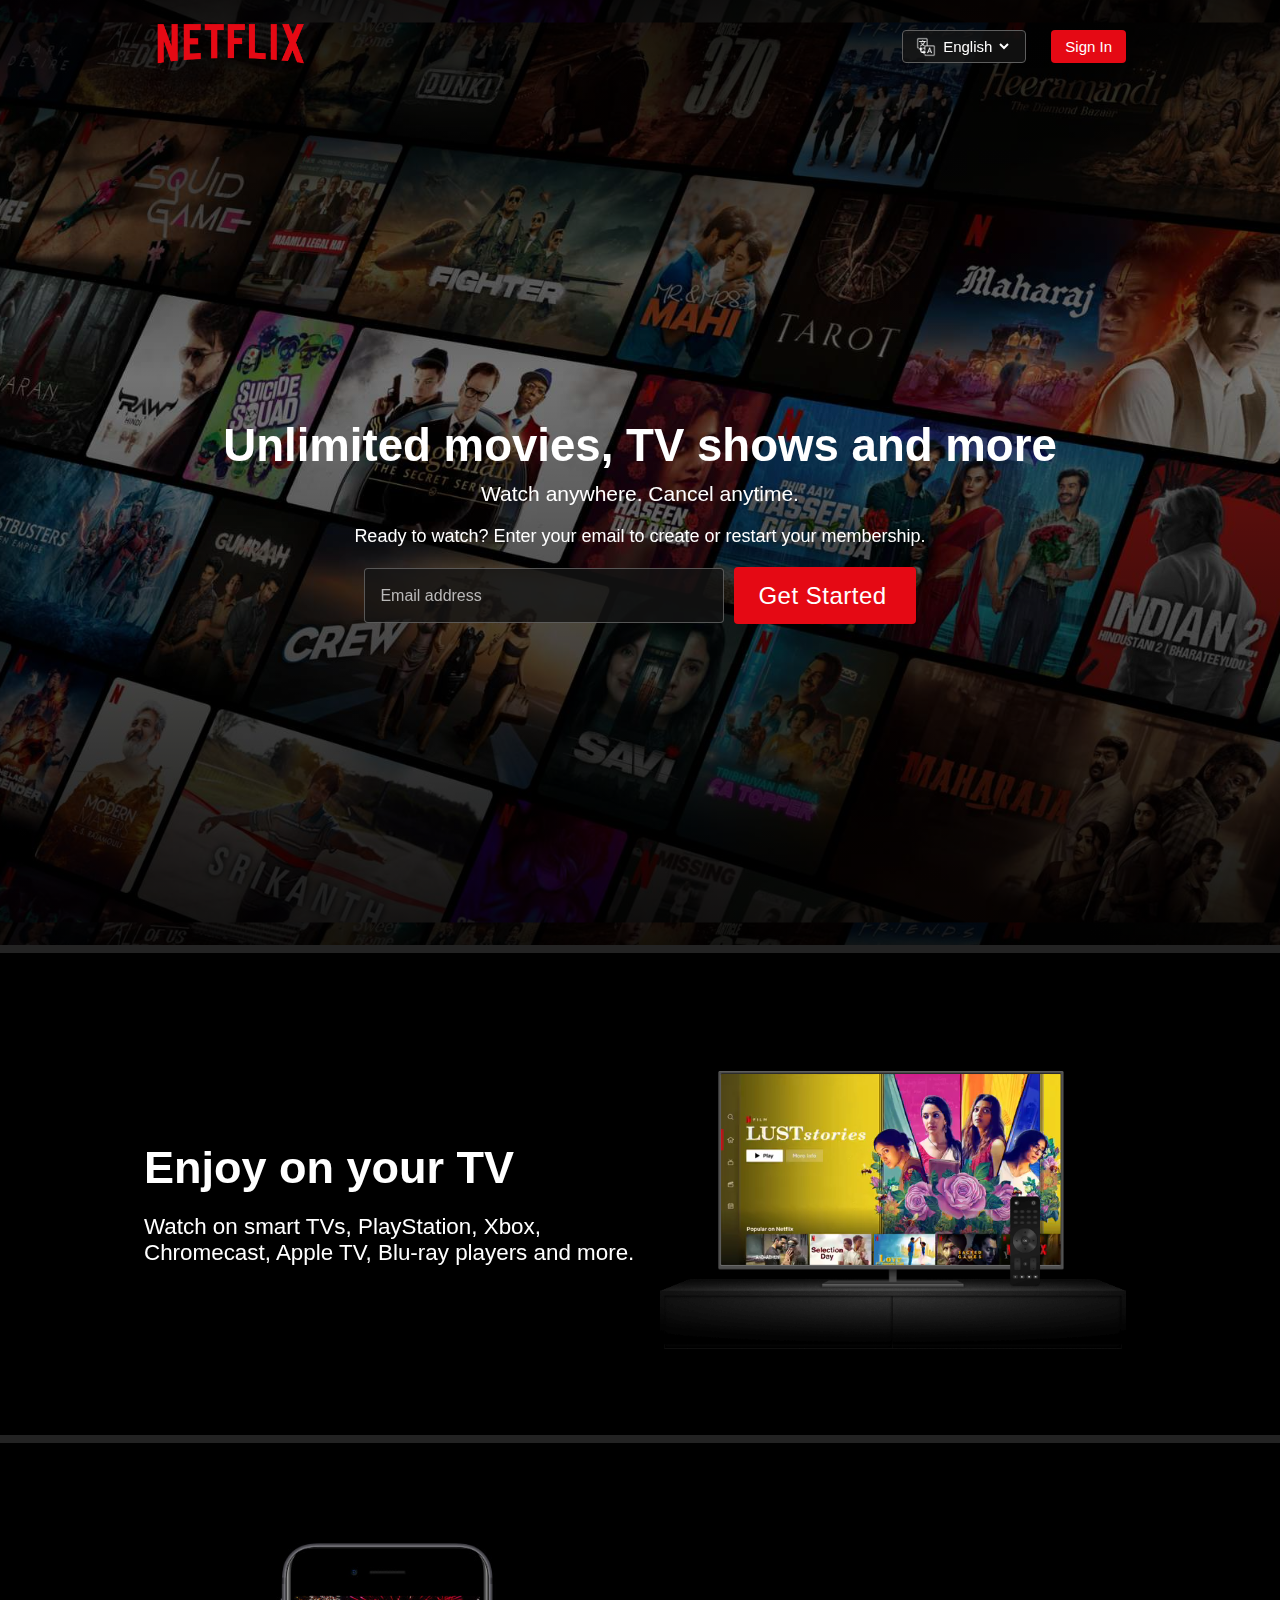
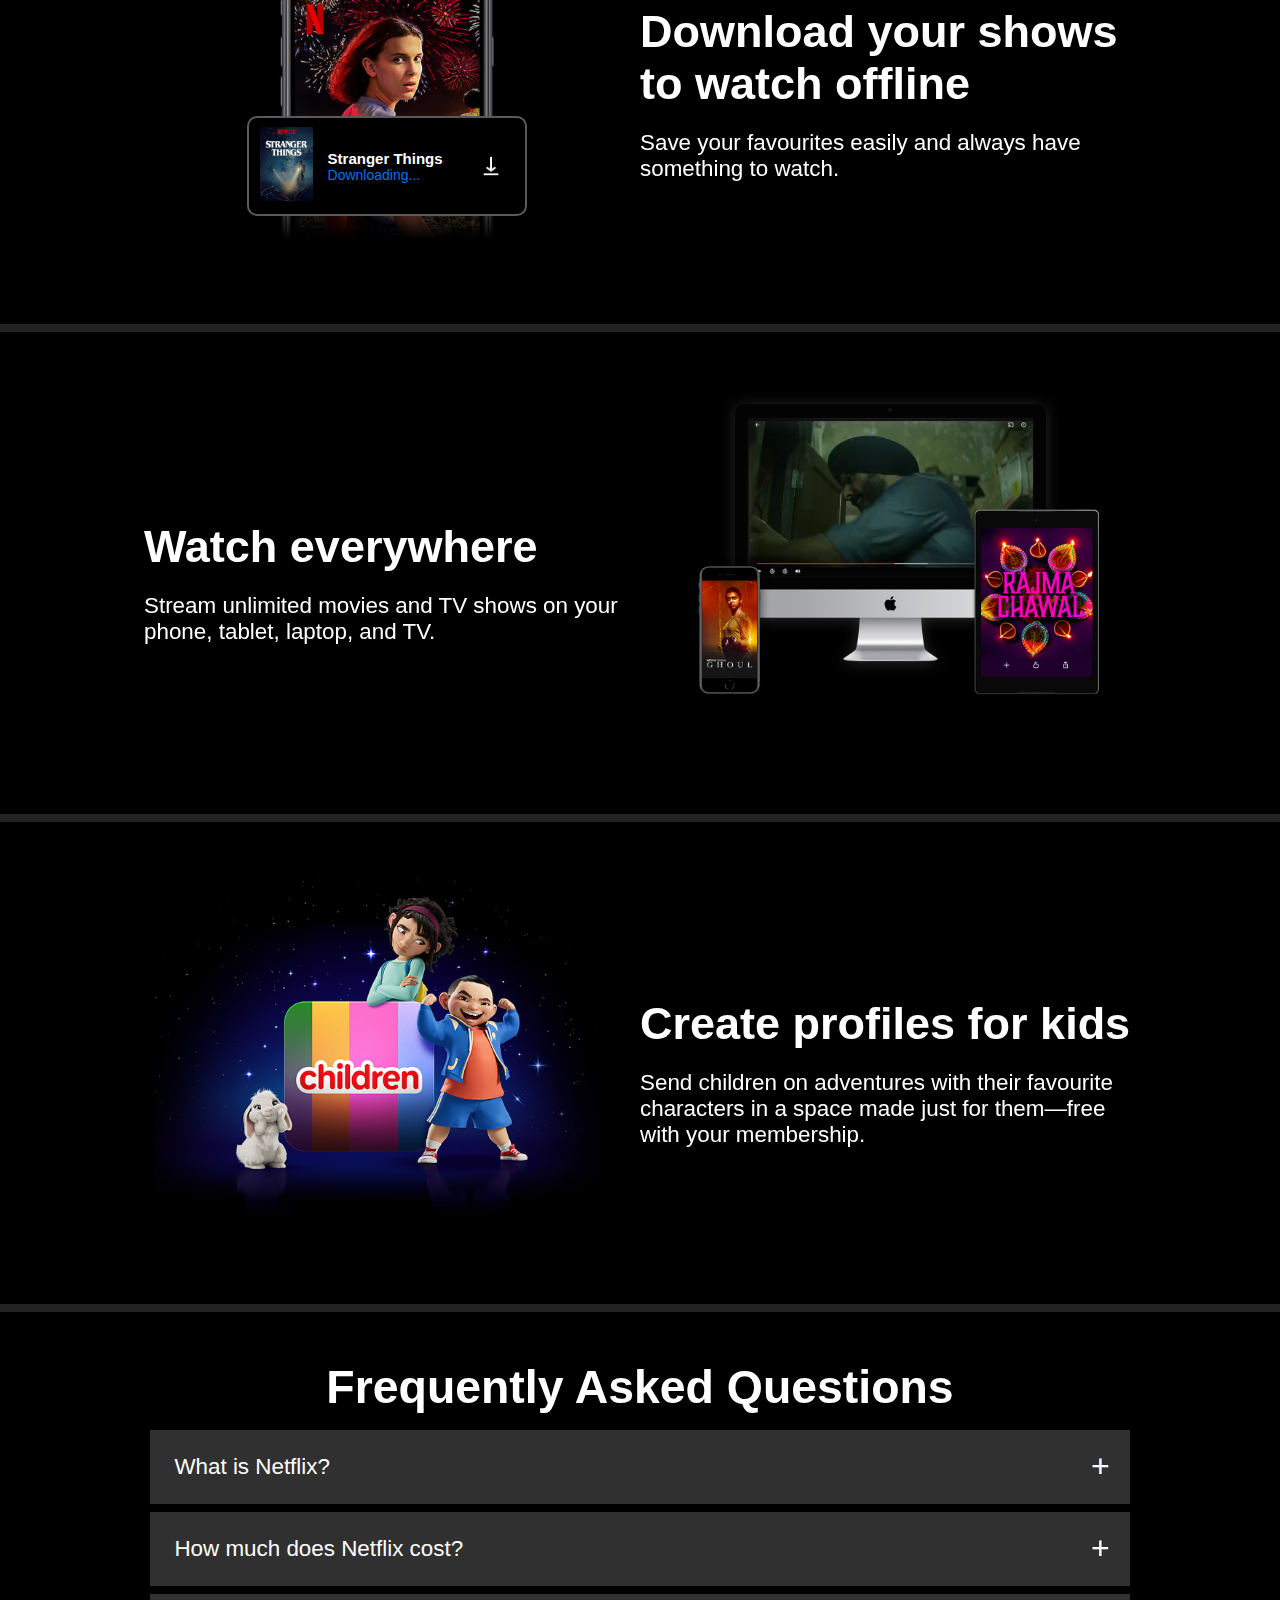
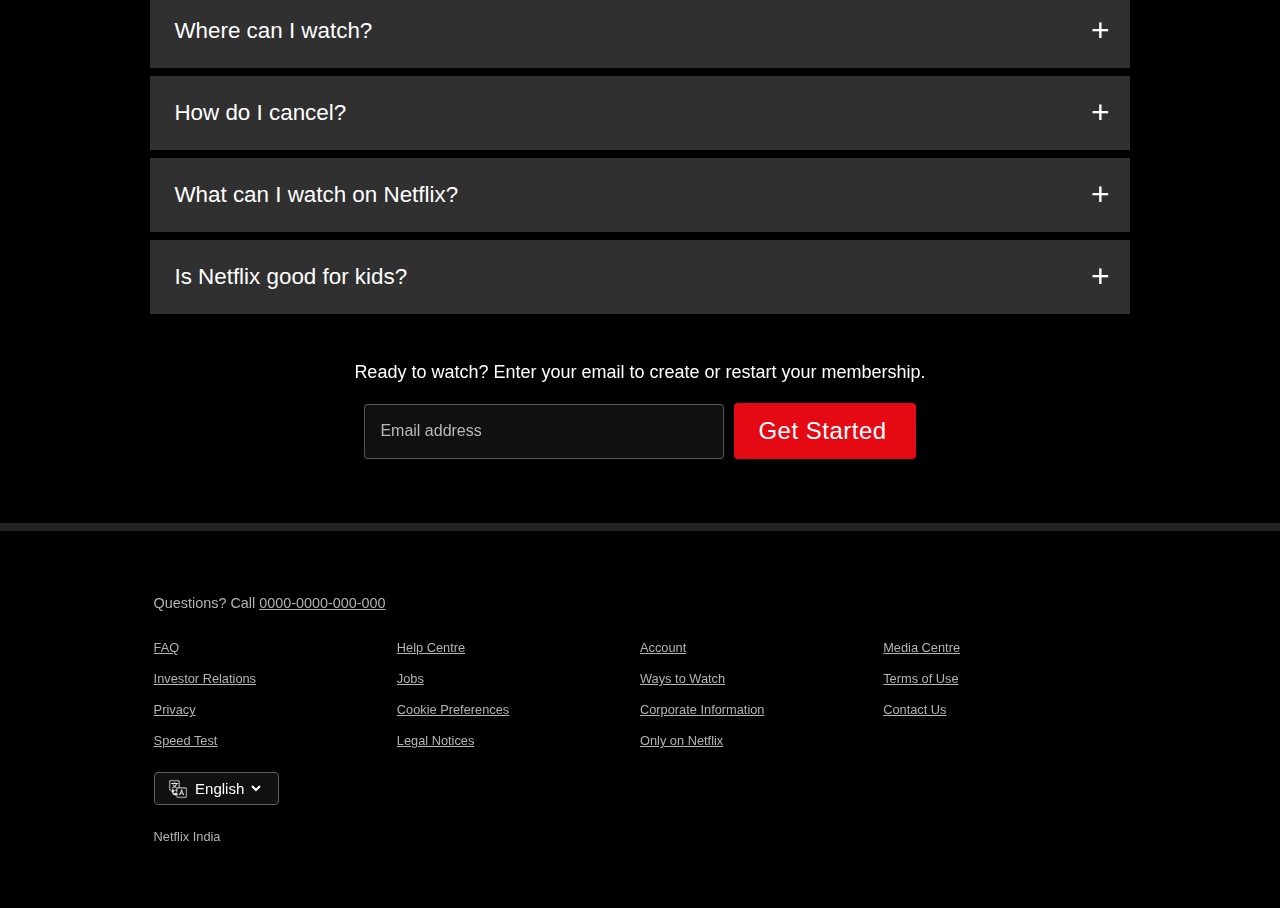
<file: index.html>
<!DOCTYPE html>
<html lang="en">

<head>
  <meta charset="UTF-8" />
  <meta name="viewport" content="width=device-width, initial-scale=1.0" />
  <title>Clone-netflix</title>
  
  <!-- Content Security Policy -->
  <meta http-equiv="Content-Security-Policy" content="
    default-src 'self';
    style-src 'self' https://fonts.googleapis.com;
    font-src 'self' https://fonts.gstatic.com;
    script-src 'self';
    connect-src 'self';
    img-src 'self' data:;
    frame-ancestors 'none';
    upgrade-insecure-requests;
  ">

  <link rel="preconnect" href="https://fonts.googleapis.com">
  <link rel="preconnect" href="https://fonts.gstatic.com" crossorigin>
  
  <link href="https://fonts.googleapis.com/css2?family=Poppins:ital,wght@0,100;0,200;0,300;0,400;0,500;0,600;0,700;0,800;0,900;1,100;1,200;1,300;1,400;1,500;1,600;1,700;1,800;1,900&display=swap" rel="stylesheet">
  
  <link rel="stylesheet" href="style.css" />
  <script src="script.js" defer ></script>

</head>

<body>
 
  <header>
    <!-- header -->
    
    <nav class="navbar">
      
      <div class="navbar-brand">

        <img src="assets/logo.png" alt="logo" class="brand-logo" />

      </div>

      <div class="navbar-nav-items">

        <div class="nav-item">
          <div class="dropdown-container">

            <img src="assets/language icon.png" alt="downloadind language-icon" class="language-icon" />
            <select name="languages" id="mySelect" class="language-drop-down">
              <option value="english" selected>English</option>
              <option value="hindi">Hindi</option>
            </select>

          </div>
        </div>

        <div class="nav-item">
          <button class="signin-button">Sign In</button>
        </div>

      </div>
    </nav>
  </header>


  <!--  -->
  <main>

    <section class="hero">
      <div class="hero-bg-image-container">

        <div class="hero-bg-image"></div>
      
      </div>

      <div class="hero-bg-overlay"></div>

      <div class="hero-card">
        <h1 class="hero-title">
          Unlimited movies, TV shows and more
        </h1>
        <h3 class="hero-subtitle">Watch anywhere. Cancel anytime.</h3>
        <p class="hero-description">Ready to watch? Enter your email to create or restart your membership.</p>

        <form class="email-form-container">

          <div class="form-container">
            <input type="text" class="email-input" placeholder="Email address" required>
          </div>

          <button class="primary-button">
            Get Started <i class="fal fa-chevron-right"></i>
          </button>
      
      </form>
      </div>
    </section>


    <!----- FEATURES ----->
    <section class="features-container">
      <!-- Feature 1 -->
       <div class="feature">
        
        <div class="feature-details">
          <h1 class="feature-title">Enjoy on your TV</h1>
          <p class="feature-subtitle">Watch on smart TVs, PlayStation, Xbox, Chromecast, Apple TV, Blu-ray players and more.</p>
        </div>

        <div class="feature-image-container">
          <img src="assets/feature-1.png" alt="Feature-1 image" class="feature-image">
          <div class="feature-background-video-container">
            <video autoplay="" loop="" muted="" class="feature-background-video">
              <source src="assets/feature-1 gif.m4v" type="video/mp4">
            </video>
          </div>
        </div>

       </div>

       <!-- Feature 2 -->
        <div class="feature">

          <div class="feature-details">
            <h1 class="feature-title">Download your shows to watch offline</h1>
            <p class="feature-subtitle">Save your favourites easily and always have something to watch.</p>
          </div>


          <div class="feature-image-container">
            <img src="assets/download-image.jpg" alt="feature download image" class="feature-image">

            <div class="feature-2-poster-container">
              <div class="poster-container">
                <img src="assets/download-content.png" alt="poster" class="poster">
              </div>

              <div class="poster-details">
                <h4>Stranger Things</h4>
                <h6>Downloading...</h6>
              </div>

              <div class="download-gif-container">
                <img src="assets/download-Gif.gif" alt="downloading gif" class="gif">
              </div>

            </div>
          </div>


        </div>

        <!-- Feature 3 -->
         <div class="feature">


          <div class="feature-details">
            <h1 class="feature-title">Watch everywhere</h1>
            <p class="feature-subtitle">Stream unlimited movies and TV shows on your phone, tablet, laptop, and TV.</p>  
          </div>


          <div class="feature-image-container feature-3-image-container">
            <img src="assets/feature-3.png" alt="Feature-3 image" class="feature-image feature-3-image">
            <div class="feature-background-video-container feature-3-background-video-container">
              <video autoplay="" loop="" muted="" class="feature-background-video feature-3-background-video">
                <source src="assets/feature-3 gif.m4v" type="video/mp4">
              </video>
            </div>
          </div>


         </div>
    
         <!-- Feature-4 -->
          <div class="feature">


            <div class="feature-details">
              <h1 class="feature-title">Create profiles for kids
              </h1>
              <p class="feature-subtitle">Send children on adventures with their favourite characters in a space made just for them—free with your membership.</p>
            </div>


            <div class="feature-image-container">
              <img src="assets/feature-4.png" alt="Feature-4 image" class="feature-image">
            </div>

          </div>

    </section>

<!----- FAQQQQQ ----->
    <section class="FAQ-list-container">
      <div class="feq">
        <h1>Frequently Asked Questions</h1>
        <ul class="accordion">
            <li>
                <input type="checkbox" id="first" class="single-checkbox" name="accordion"  >
                <label for="first">What is Netflix?</label>
                <div class="content">
                    <p>Netflix is a streaming service that offers a wide variety of award-winning TV shows, movies, anime, documentaries and more – on thousands of internet-connected devices.</p> <br> <p>You can watch as much as you want, whenever you want, without a single ad – all for one low monthly price. There's always something new to discover, and new TV shows and movies are added every week!</p>
                </div>
            </li>
            <li>
                <input type="checkbox" name="accordion" id="second" class="single-checkbox" >
                <label for="second">How much does Netflix cost?</label>
                <div class="content">
                    <p>Watch Netflix on your smartphone, tablet, Smart TV, laptop, or streaming device, all for one fixed monthly fee. Plans range from ₹149 to ₹649 a month. No extra costs, no contracts.</p>
                </div>
            </li>
            <li>
                <input type="checkbox" name="accordion" id="third" class="single-checkbox" >
                <label for="third">Where can I watch?</label>
                <div class="content">
                    <p>Watch anywhere, anytime. Sign in with your Netflix account to watch instantly on the web at netflix.com from your personal computer or on any internet-connected device that offers the Netflix app, including smart TVs, smartphones, tablets, streaming media players and game consoles.</p> <br> <p>You can also download your favourite shows with the iOS or Android app. Use downloads to watch while you're on the go and without an internet connection. Take Netflix with you anywhere.</p>
                </div>
            </li>
            <li>
                <input type="checkbox" name="accordion" id="fourth" class="single-checkbox" >
                <label for="fourth">How do I cancel?</label>
                <div class="content">
                    <p>Netflix is flexible. There are no annoying contracts and no commitments. You can easily cancel your account online in two clicks. There are no cancellation fees – start or stop your account anytime.</p>
                </div>
            </li>
            <li>
                <input type="checkbox" name="accordion" id="fifth" class="single-checkbox" >
                <label for="fifth">What can I watch on Netflix?</label>
                <div class="content">
                    <p>Netflix has an extensive library of feature films, documentaries, TV shows, anime, award-winning Netflix originals, and more. Watch as much as you want, anytime you want.</p>
                </div>
            </li>
            <li>
                <input type="checkbox" name="accordion" id="sixth" class="single-checkbox" >
                <label for="sixth">Is Netflix good for kids?</label>
                <div class="content">
                    <p>The Netflix Kids experience is included in your membership to give parents control while kids enjoy family-friendly TV shows and films in their own space.</p><p>Kids profiles come with PIN-protected parental controls that let you restrict the maturity rating of content kids can watch and block specific titles you don’t want kids to see.</p>
                </div>
            </li>
        </ul>
    </div>

    <div class="hero-card sign-up-btn2">
    
      <p class="hero-description">Ready to watch? Enter your email to create or restart your membership.</p>

      <!-- <form class="email-form-container">
        <form action="#">
        <div class="form-container">
          <input type="email" class="email-input" placeholder="Email address" required>
        </div>

        <button class="primary-button">
          Get Started <i class="fal fa-chevron-right"></i>
        </button>
      </form> -->

      <form class="email-form-container">

        <div class="form-container">
          <input type="text" class="email-input" placeholder="Email address" required>
        </div>

        <button class="primary-button">
          Get Started <i class="fal fa-chevron-right"></i>
        </button>
    
    </form>

      </div>
    </div>

    </section>

    <footer>

        <h2>Questions? Call <a href="#">0000-0000-000-000</a></h2>

        <div class="row2">
            <!-- <div class="bat1"> -->
                <div class="col2">
                    <a href="#">FAQ</a>
                    <a href="#">Investor Relations</a>
                    <a href="#">Privacy</a>
                    <a href="#">Speed Test</a>
                </div>
                <div class="col2">
                    <a href="#">Help Centre</a><!--  -->
                    <a href="#">Jobs</a><!--  -->
                    <a href="#">Cookie Preferences</a><!--  -->
                    <a href="#">Legal Notices</a><!--  -->
                </div>
            <!-- </div> -->

            <!-- <div class="bat2"> -->
                <div class="col2 bat2">
                    <a href="#">Account</a>
                    <a href="#">Ways to Watch</a>
                    <a href="#">Corporate Information</a>
                    <a href="#">Only on Netflix</a>
                </div>
                <div class="col2 bat2">
                    <a href="#">Media Centre</a><!--  -->
                    <a href="#">Terms of Use</a><!--  -->
                    <a href="#">Contact Us</a><!--  -->
                </div>
        </div>
      
        <div class="dropdown-container language-btn2">
    
          <img src="assets/language icon.png" alt="downloadind language-icon" class="language-icon" />
          <select name="languages" id="language-select" class="language-drop-down">
            <option value="english" selected>English</option>
            <option value="hindi">Hindi</option>
          </select>
    
        </div>

        <h4>Netflix India</h4>
         
    </footer>
  </main>

</body>

</html>
</file>
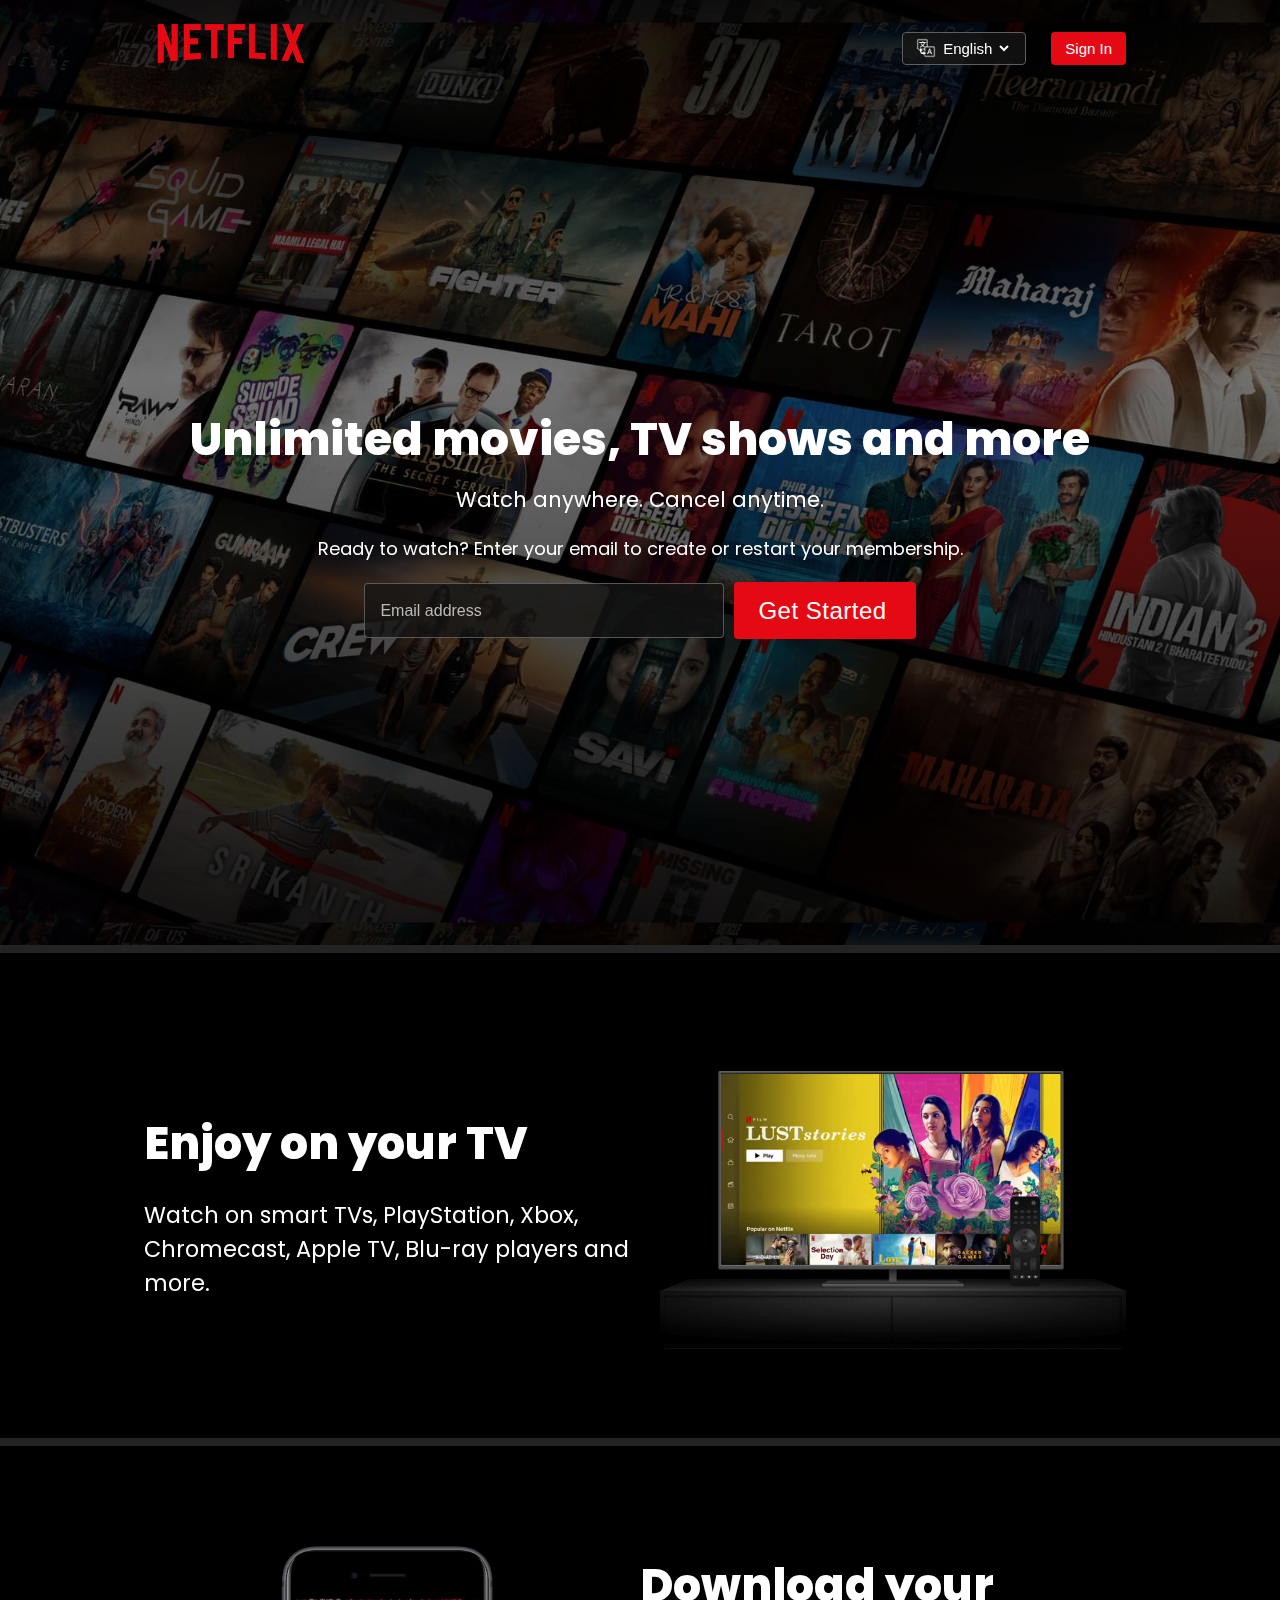
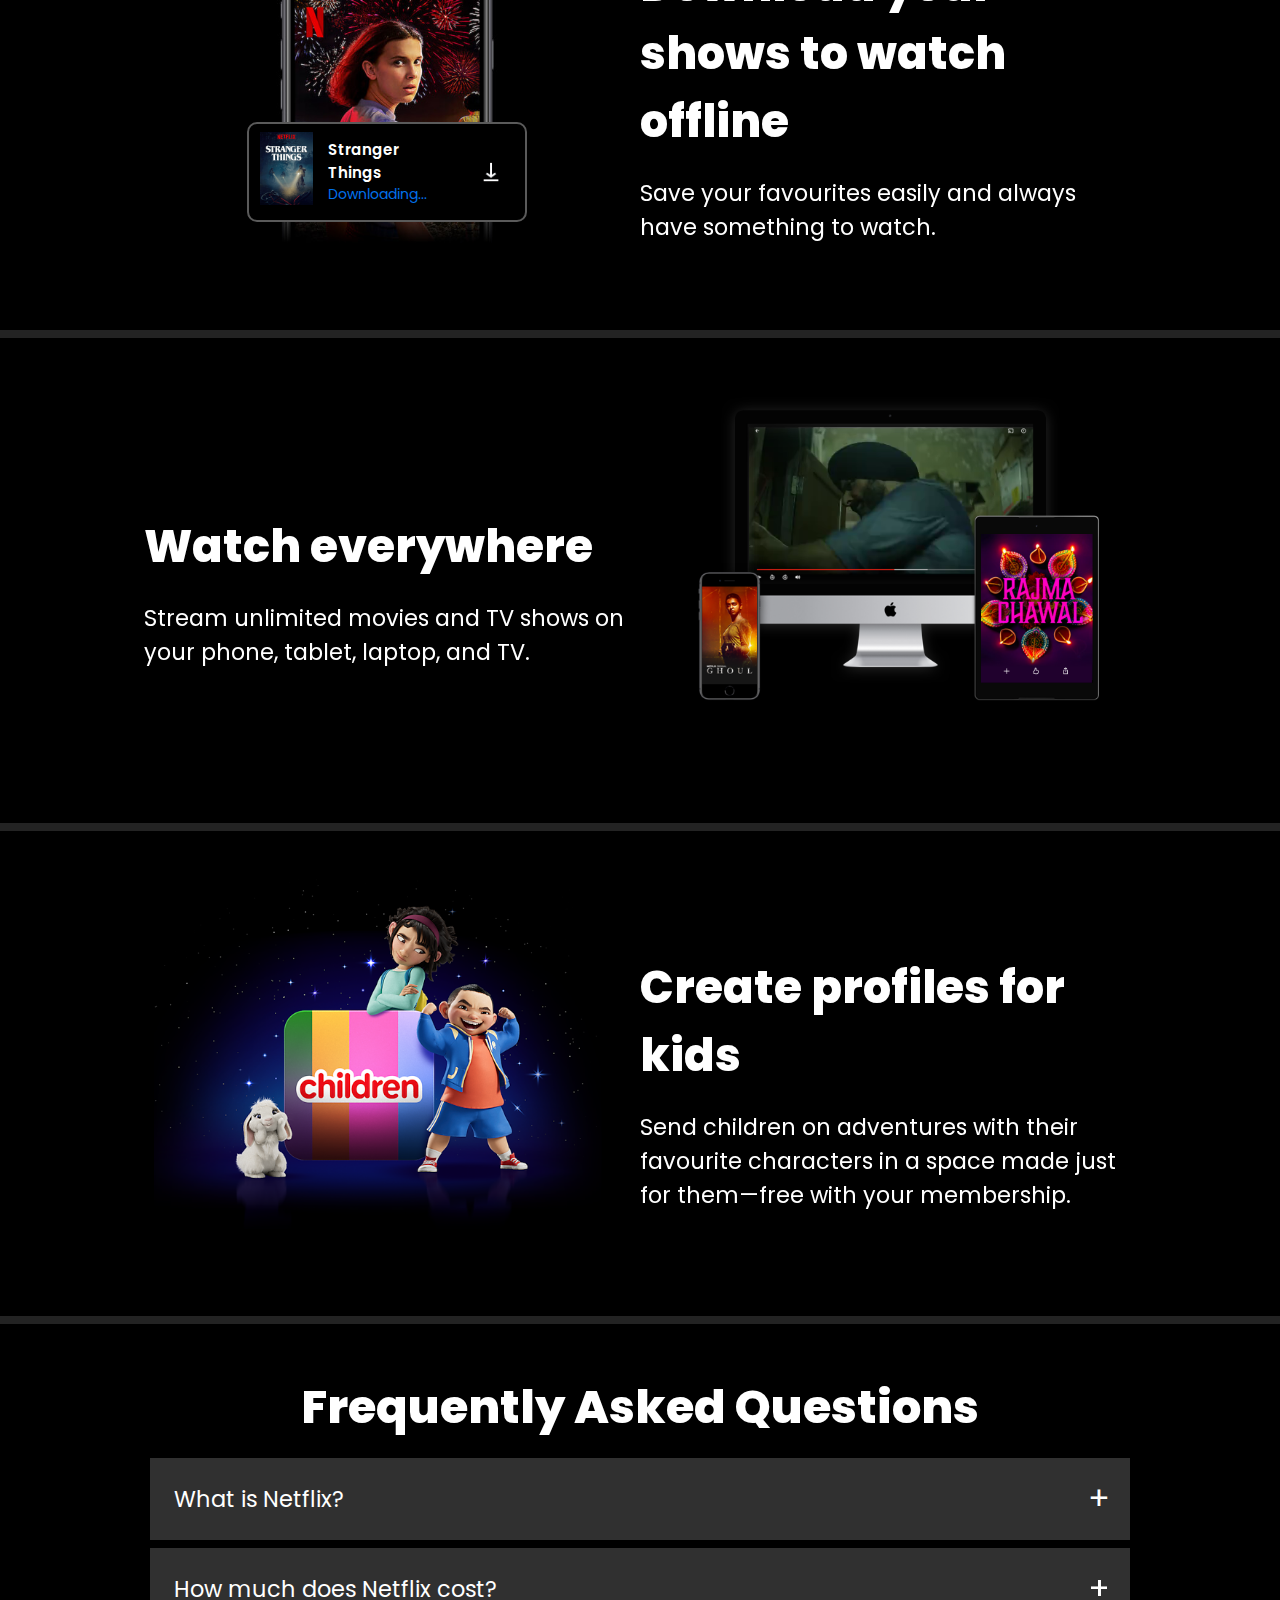
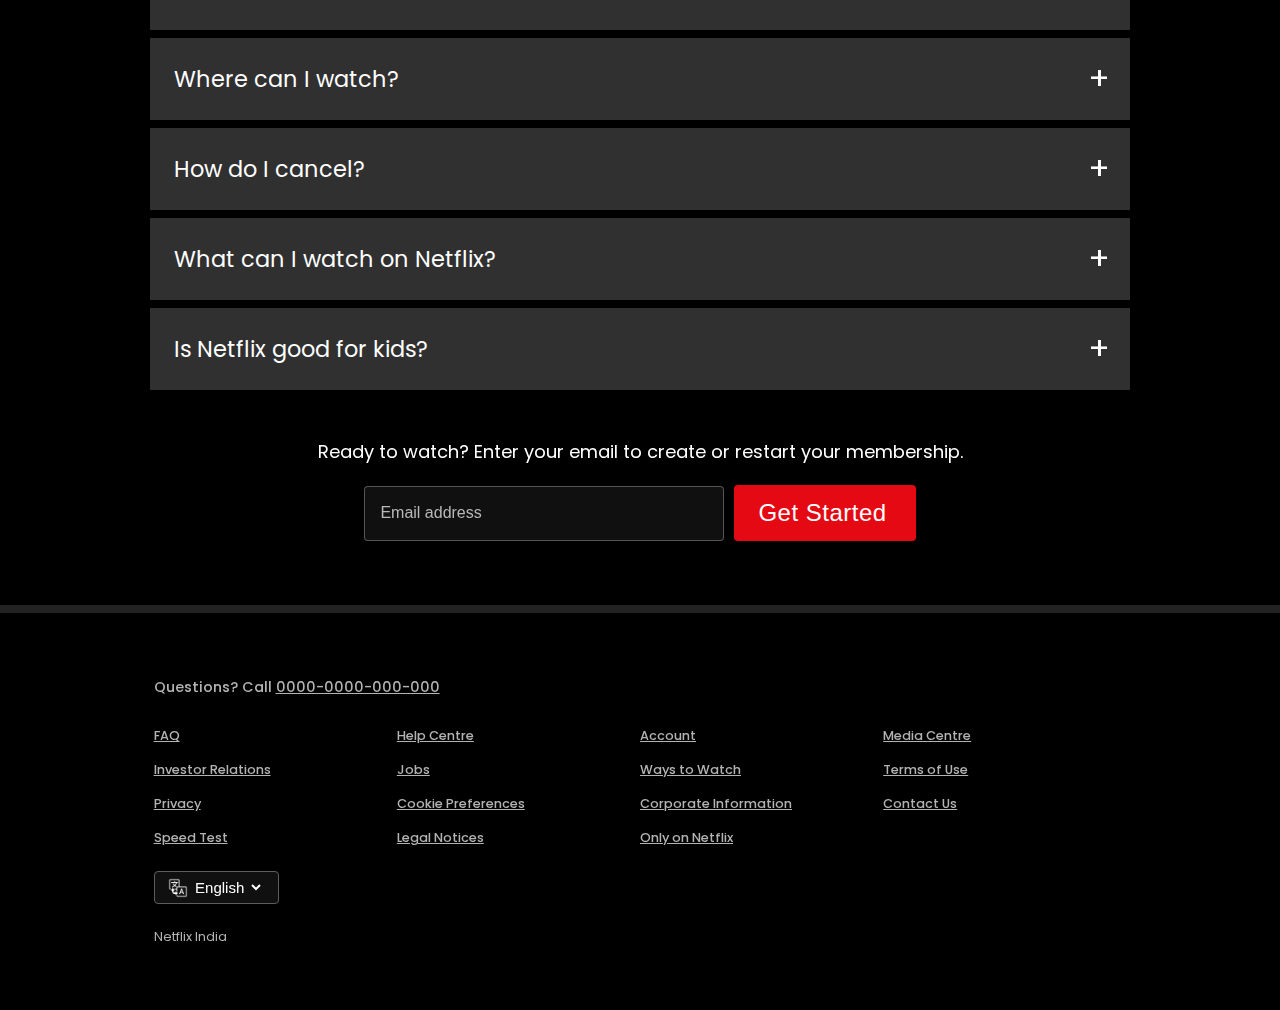
<file: netflix.html>
<!DOCTYPE html>
<html lang="en">

<head>
  <meta charset="UTF-8" />
  <meta name="viewport" content="width=device-width, initial-scale=1.0" />
  <title>Clone-netflix</title>
  <link rel="stylesheet" href="style.css" />
  <link rel="preconnect" href="https://fonts.googleapis.com">
  <link rel="preconnect" href="https://fonts.gstatic.com" crossorigin>
  <link href="https://fonts.googleapis.com/css2?family=Poppins:ital,wght@0,100;0,200;0,300;0,400;0,500;0,600;0,700;0,800;0,900;1,100;1,200;1,300;1,400;1,500;1,600;1,700;1,800;1,900&display=swap" rel="stylesheet">

</head>

<body>
 
  <header>
    <!-- header -->
    
    <nav class="navbar">
      
      <div class="navbar-brand">

        <img src="images/logo.png" alt="logo" class="brand-logo" />

      </div>

      <div class="navbar-nav-items">

        <div class="nav-item">
          <div class="dropdown-container">

            <img src="images/language icon.png" alt="downloadind language-icon" class="language-icon" />
            <select name="languages" id="mySelect" class="language-drop-down">
              <option value="english" selected>English</option>
              <option value="hindi">Hindi</option>
            </select>

          </div>
        </div>

        <div class="nav-item">
          <button class="signin-button">Sign In</button>
        </div>

      </div>
    </nav>
  </header>


  <!--  -->
  <main>

    <section class="hero">
      <div class="hero-bg-image-container">

        <div class="hero-bg-image"></div>
      
      </div>

      <div class="hero-bg-overlay"></div>

      <div class="hero-card">
        <h1 class="hero-title">
          Unlimited movies, TV shows and more
        </h1>
        <h3 class="hero-subtitle">Watch anywhere. Cancel anytime.</h3>
        <p class="hero-description">Ready to watch? Enter your email to create or restart your membership.</p>

        <form class="email-form-container">

          <div class="form-container">
            <input type="email" class="email-input" placeholder="Email address" required>
          </div>

          <button class="primary-button">
            Get Started <i class="fal fa-chevron-right"></i>
          </button>
      
      </form>
      </div>
    </section>


    <!----- FEATURES ----->
    <section class="features-container">
      <!-- Feature 1 -->
       <div class="feature">
        
        <div class="feature-details">
          <h1 class="feature-title">Enjoy on your TV</h1>
          <p class="feature-subtitle">Watch on smart TVs, PlayStation, Xbox, Chromecast, Apple TV, Blu-ray players and more.</p>
        </div>

        <div class="feature-image-container">
          <img src="images/feature-1.png" alt="Feature-1 image" class="feature-image">
          <div class="feature-background-video-container">
            <video autoplay="" loop="" muted="" class="feature-background-video">
              <source src="images/feature-1 gif.m4v" type="video/mp4">
            </video>
          </div>
        </div>

       </div>

       <!-- Feature 2 -->
        <div class="feature">

          <div class="feature-details">
            <h1 class="feature-title">Download your shows to watch offline</h1>
            <p class="feature-subtitle">Save your favourites easily and always have something to watch.</p>
          </div>


          <div class="feature-image-container">
            <img src="images/download-image.jpg" alt="feature download image" class="feature-image">

            <div class="feature-2-poster-container">
              <div class="poster-container">
                <img src="images/download-content.png" alt="poster" class="poster">
              </div>

              <div class="poster-details">
                <h4>Stranger Things</h4>
                <h6>Downloading...</h6>
              </div>

              <div class="download-gif-container">
                <img src="images/download-Gif.gif" alt="downloading gif" class="gif">
              </div>

            </div>
          </div>


        </div>

        <!-- Feature 3 -->
         <div class="feature">


          <div class="feature-details">
            <h1 class="feature-title">Watch everywhere</h1>
            <p class="feature-subtitle">Stream unlimited movies and TV shows on your phone, tablet, laptop, and TV.</p>  
          </div>


          <div class="feature-image-container feature-3-image-container">
            <img src="images/feature-3.png" alt="Feature-3 image" class="feature-image feature-3-image">
            <div class="feature-background-video-container feature-3-background-video-container">
              <video autoplay="" loop="" muted="" class="feature-background-video feature-3-background-video">
                <source src="images/feature-3 gif.m4v" type="video/mp4">
              </video>
            </div>
          </div>


         </div>
    
         <!-- Feature-4 -->
          <div class="feature">


            <div class="feature-details">
              <h1 class="feature-title">Create profiles for kids
              </h1>
              <p class="feature-subtitle">Send children on adventures with their favourite characters in a space made just for them—free with your membership.</p>
            </div>


            <div class="feature-image-container">
              <img src="images/feature-4.png" alt="Feature-4 image" class="feature-image">
            </div>

          </div>

    </section>

<!----- FAQQQQQ ----->
    <section class="FAQ-list-container">
      <div class="feq">
        <h1>Frequently Asked Questions</h1>
        <ul class="accordion">
            <li>
                <input type="checkbox" id="first" class="single-checkbox" name="accordion"  >
                <label for="first">What is Netflix?</label>
                <div class="content">
                    <p>Netflix is a streaming service that offers a wide variety of award-winning TV shows, movies, anime, documentaries and more – on thousands of internet-connected devices.</p> <br> <p>You can watch as much as you want, whenever you want, without a single ad – all for one low monthly price. There's always something new to discover, and new TV shows and movies are added every week!</p>
                </div>
            </li>
            <li>
                <input type="checkbox" name="accordion" id="second" class="single-checkbox" >
                <label for="second">How much does Netflix cost?</label>
                <div class="content">
                    <p>Watch Netflix on your smartphone, tablet, Smart TV, laptop, or streaming device, all for one fixed monthly fee. Plans range from ₹149 to ₹649 a month. No extra costs, no contracts.</p>
                </div>
            </li>
            <li>
                <input type="checkbox" name="accordion" id="third" class="single-checkbox" >
                <label for="third">Where can I watch?</label>
                <div class="content">
                    <p>Watch anywhere, anytime. Sign in with your Netflix account to watch instantly on the web at netflix.com from your personal computer or on any internet-connected device that offers the Netflix app, including smart TVs, smartphones, tablets, streaming media players and game consoles.</p> <br> <p>You can also download your favourite shows with the iOS or Android app. Use downloads to watch while you're on the go and without an internet connection. Take Netflix with you anywhere.</p>
                </div>
            </li>
            <li>
                <input type="checkbox" name="accordion" id="fourth" class="single-checkbox" >
                <label for="fourth">How do I cancel?</label>
                <div class="content">
                    <p>Netflix is flexible. There are no annoying contracts and no commitments. You can easily cancel your account online in two clicks. There are no cancellation fees – start or stop your account anytime.</p>
                </div>
            </li>
            <li>
                <input type="checkbox" name="accordion" id="fifth" class="single-checkbox" >
                <label for="fifth">What can I watch on Netflix?</label>
                <div class="content">
                    <p>Netflix has an extensive library of feature films, documentaries, TV shows, anime, award-winning Netflix originals, and more. Watch as much as you want, anytime you want.</p>
                </div>
            </li>
            <li>
                <input type="checkbox" name="accordion" id="sixth" class="single-checkbox" >
                <label for="sixth">Is Netflix good for kids?</label>
                <div class="content">
                    <p>The Netflix Kids experience is included in your membership to give parents control while kids enjoy family-friendly TV shows and films in their own space.</p><p>Kids profiles come with PIN-protected parental controls that let you restrict the maturity rating of content kids can watch and block specific titles you don’t want kids to see.</p>
                </div>
            </li>
        </ul>
    </div>

    <div class="hero-card sign-up-btn2">
    
      <p class="hero-description">Ready to watch? Enter your email to create or restart your membership.</p>

      <form class="email-form-container">
        <form action="#">
        <div class="form-container">
          <input type="email" class="email-input" placeholder="Email address" required>
        </div>

        <button class="primary-button">
          Get Started <i class="fal fa-chevron-right"></i>
        </button>
      </form>
      </div>
    </div>

    </section>

    <footer>

        <h2>Questions? Call <a href="#">0000-0000-000-000</a></h2>

        <div class="row2">
            <!-- <div class="bat1"> -->
                <div class="col2">
                    <a href="#">FAQ</a>
                    <a href="#">Investor Relations</a>
                    <a href="#">Privacy</a>
                    <a href="#">Speed Test</a>
                </div>
                <div class="col2">
                    <a href="#">Help Centre</a><!--  -->
                    <a href="#">Jobs</a><!--  -->
                    <a href="#">Cookie Preferences</a><!--  -->
                    <a href="#">Legal Notices</a><!--  -->
                </div>
            <!-- </div> -->

            <!-- <div class="bat2"> -->
                <div class="col2 bat2">
                    <a href="#">Account</a>
                    <a href="#">Ways to Watch</a>
                    <a href="#">Corporate Information</a>
                    <a href="#">Only on Netflix</a>
                </div>
                <div class="col2 bat2">
                    <a href="#">Media Centre</a><!--  -->
                    <a href="#">Terms of Use</a><!--  -->
                    <a href="#">Contact Us</a><!--  -->
                </div>
        </div>
      
        <div class="dropdown-container language-btn2">
    
          <img src="images/language icon.png" alt="downloadind language-icon" class="language-icon" />
          <select name="languages" id="language-select" class="language-drop-down">
            <option value="english" selected>English</option>
            <option value="hindi">Hindi</option>
          </select>
    
        </div>

        <h4>Netflix India</h4>
         
    </footer>
  </main>

  <script src="script.js"></script>
</body>

</html>
</file>
<file: style.css>
* {
    margin: 0;
    padding: 0;
    box-sizing: border-box;
  }
  
  body {
    background-color: black;
    color: white;
    font-family: "Poppins", sans-serif;
}

.navbar {
    position: absolute;
    top: 0;
    width: 100%;
    display: flex;
    justify-content: space-between;
    padding: 1.62% 12%;
    z-index: 10;
}
.navbar-brand {
  width: 155px;
  height: 100%;
}
.brand-logo {
  width: 100%;
  height: 100%;
}
.navbar-nav-items {
  display: flex;
  align-items: center; 
  justify-content: center;
  gap: 25px;
}
.dropdown-container {
  display: flex;
  align-items: center; 
  justify-content: center;
  border: 1px solid #5E5E5E;
  border-radius: 0.25rem;
  padding: 0.35rem 0.8rem;
  background: rgba(20, 20, 20, 0.8);
}
.language-icon {
  width: 20px;
}
.language-drop-down {
  background: transparent;
  border: none;
  font-size: 15px;
  font-weight: 500;
  color: #fff;
  padding: 0 3px;
}
.language-drop-down:focus {
  outline: none;
}
.signin-button {
  background: #E50914;
  color: #fff;
  font-size: 15px;
  font-weight: 500;
  border: none;
  border-radius: 0.25rem;
  padding: 0.5rem 0.9rem;
  cursor: pointer;
  transition: background-color 0.3s ease;
}
.signin-button:hover {
  background: #b70710;
  /* background: #ce0812; */
}


/* -----Main----- */
/* -----Background----- */

.hero-bg-image-container {
  width: 100%;
  height: 105vh;
  overflow: hidden;
  z-index: 1;
}

.hero-bg-image {
  width: 100%;
  height: 100%;
  background-image: url(assets/background.jpg);
  background-size: cover;
  background-size: 125%;
  /* transform: translateY(-90px); */
  background-position: center;
  padding: 0.625rem 1rem;
}
.hero-bg-overlay {
  position: absolute;
  inset: 0;
  width: 100%;
  height: 105vh;
  background: rgba(0, 0, 0, 0.4);
  background-image: linear-gradient(
    to top,
    rgba(0, 0, 0, 0.8) 0,
    rgba(0, 0, 0, 0) 60%,
    rgba(0, 0, 0, 0.8) 100%
  );
}
.hero-card {
  position: absolute;
  display: flex;
  width: 100%;
  height: 100%;
  top: 8vh;
  margin: 0;
  justify-content: center;
  align-items: center;
  flex-direction: column;
  flex-basis: 100%;
  text-align: center;
}
.hero-title {
  font-weight: 800;
  font-size: 2.85rem;
  margin-bottom: 10px;
}
.hero-subtitle {
   font-weight: 400;
   font-size: 21px;
   margin-bottom: 20px;
}
.hero-description {
  font-size: 18px;
  font-weight: 400;
  margin-bottom: 20px;
}

/*  */

.email-form-container {
  display: flex;
  justify-content: center;
  align-items: center;
  gap: 10px;
  width: 100%;
}
.form-container {
  background: rgba(20, 20, 20, 0.8);
  border: 1px solid rgba(153, 153, 153, 0.5);
  border-radius: 0.25rem;
  width: 22.5rem;
  height: 55px;
  display: flex;
  justify-content: center;
  align-items: center;
}
.email-input {
  border: none;
  background: transparent;
  width: 100%;
  height: 100%;
  color: #fff;
  font-size: 16px;
  padding-left: 15px;
}
.primary-button {
  background: #E50914;
  border: none;
  border-radius: 0.25rem;
  color: #fff;
  padding: 0.9rem 1.5rem;
  font-size: 24px;
  letter-spacing: 0.5px;
  font-weight: 500;
}
.fa-chevron-right {
  font-size: 18px;
  padding: 0 0 0 5px;
}
.email-input::placeholder {
  color: #B9B8B8;
  font-size: 16px;
}


/* ----- FEATURE ----- */

.feature {
  border-top: 8px solid #232323;
  padding: 3rem 9rem;
  display: flex;
  align-items: center;
  gap: 20px;
}
.feature-details {
  /* text-align: center; */
  flex-basis: 50%;
}
.feature-title {
  font-size: 2.813rem;
  font-weight: 800;
  /* word-spacing: 0.188rem; */
  /* margin-bottom: 1.25rem; */
  margin: 20px 0;
}
.feature-subtitle {
  font-size: 1.4rem;
  font-weight: 400;
}
.feature-image-container {
  width: 80%;
  position: relative;
  flex-basis: 47%;
  margin-bottom: 2rem;
}
.feature-image{
  width: 100%;
}
.feature-background-video-container {
  position: absolute;
  width: 100%;
  height: 100%;
  top: 20.5%;
  left: 13%;
  max-width: 73%;
  max-height: 54%;
  z-index: -2;
}
.feature-background-video {
  width: 100%;
}

/* Feature 2 */
.feature-2-poster-container {
  position: absolute;
  bottom: 8%;
  left: 50%;
  transform: translateX(-50%);
  width: 100%;
  max-width: 17.5em;
  display: flex;
  align-items: center;
  align-content: center;
  justify-content: space-around;
  background: #000;
  border: 2px solid #5A5A5A;
  border-radius: 10px;
  height: 100px;
  padding: 0.2rem 0.7rem;  /* hereeeeee */
  gap: 15px;
}
.poster-container {
  width: 23%;
}
.poster {
  width: 100%;
  height: 100%;
}
.poster-details {
  width: 55%;
}
.poster-details > h4 {
  font-size: 15px;
  font-weight: 600;
}
.poster-details > h6 {
  font-size: 14px;
  font-weight: 400;
  color: #0071EB;
}
.download-gif-container {
  width: 20%;
  height: 100%;
  display: flex;
  align-items: center;
}
.gif {
  width: 100%;
  position: relative;
  /* top: 22%; */
}
/* .download-gif-container {
  width: 20%;
  height: 100%;
}
.gif {
  width: 100%;
  position: relative;
  top: 22%;
} */

/* Feature-3 */
.feature-3-background-video-container {
  max-width: 63%;
  max-height: 47%;
  z-index: -2;
  top: 9%;
  left: 19%;
}


/* ----- FAQ ----- */

.feq{
  /* display: flex;
  flex-direction: column; */
  padding: 3rem 5% 1.5rem 5%;
  text-align: center;
  font-size: 1.35rem;
  border-top: 8px solid #232323;
}
.feq h1{
  font-size: 2.9rem;
  font-weight: 800;
  /* margin-top: 3rem; */
}
.accordion{
  margin: 1rem auto;
  width: 100%;
  max-width: 85%;
}
.accordion li{
  list-style: none;
  width: 100%;
  padding-bottom: 6px;
}
.accordion li label{
  display: flex;
  align-items: center;
  padding: 1.5rem;
  font-size: 1.4rem;
  font-weight: 400;
  background: #303030;
  margin-bottom: 2px;
  cursor: pointer;
  position: relative;
}
label::after{
  content: '+';
  font-size: 2rem;
  position: absolute;
  right: 1.25rem;
  transition: transform 0.5s;
}
input[type="checkbox"]{
  display: none;
}
.accordion .content{
  background: #303030;
  text-align: left;
  padding: 0 1.25rem;
  font-weight: 300;
  max-height: 0;
  overflow: hidden;
  transition: max-height 0.5s, padding 0.5s;
  white-space: wrap;
}
.accordion input[type="checkbox"]:checked + label + .content{
  max-height: 38rem;
  padding: 1.875rem 1.25rem;
}
.accordion input[type="checkbox"]:checked + label::after{
  transform: rotate(135deg);
}
.sign-up-btn2 {
  width: 100%;
  position: static;
  overflow: hidden;
  padding-bottom: 4rem;
}


/* ----- Footer ----- */

footer{
  border-top: 8px solid #232323;
  padding: 4rem 12% 4rem 12%;
  color: #B3B3B3;
}
footer h2{
  font-size: 0.9rem;
  font-weight: 500;
  margin-bottom: 1.8rem;
}
footer a{
  color: #B3B3B3;
}
footer .row2{
  display: flex;
  margin-bottom: -8px;
}
footer .col2{
  flex-basis: 25%;
  flex-grow: 1;
  margin-bottom: 1rem;
}
footer .col2 a{
  display: flex;
  padding-bottom: 1rem;
  font-size: 0.8rem;
  font-weight: 500;
}
.btnoflanguage{
  border-radius: 0.25rem;
  margin: 0;
}
footer h4{
  font-size: 0.8rem;
  font-weight: 400;
  padding-top: 1.5rem;
}

/* ----- Language btn 2 ----- */

.language-btn2 {
  width: 125px;
}


/* ----- Media Queries ----- */

 @media screen and (max-width: 1279px) {

  .navbar {
    padding: 1.6% 2.5%;
  }

  /* FEATURE */

  .feature {
    padding: 3rem 2rem;
  }
  .feature-2-poster-container {
    max-width: 65%;
  }
  .poster-container {
    width: 16%;
  }
  .poster-details > h4 {
    font-size: 15px;
    font-weight: 600;
    margin-bottom: -3px;
  }
  .poster-details > h6 {
    font-size: 14px;
    font-weight: 400;
    color: #0071EB;
  }
  .download-gif-container {
    width: 14%;
  }


  /* FEQ & FOOTER*/

  .feq {
    padding: 3rem 30px 1.5rem 30px;
  }
  .accordion {
    margin: 1rem auto;
    max-width: 100%;
  }
  footer {
    padding: 4rem 30px;
  }

 }



 @media screen and (max-width: 959px) {
  .navbar {
    padding: 25px;
  }
  .navbar-brand {
    width: 90px;
  }
  .navbar-nav-items {
    gap: 8px;
  }
  .dropdown-container {
    padding: 0.33rem 0.7rem;
  }
  .hero-bg-image-container {
    height: 75vh;
  }
  .hero-bg-overlay {
    height: 75vh;
  }
  .hero-card {
    top: -40px;
  }
  .hero-title {
    font-weight: 600;
    font-size: 1.8rem;
  }
  .hero-subtitle {
    font-size: 18px;
    font-weight: 400;
  }
  .hero-description {
    font-size: 16px;
    margin-bottom: 15px;
  }

  /* FEATURE */
  .feature {
    padding: 3rem 2rem;
    flex-direction: column;
  }
  .feature-details {
    text-align: center;
    color: #ffffff;
  }
  .feature-title{
    font-weight: 600;
    font-size: 1.85rem;
  }
  .feature-subtitle {
    font-size: 16.5px;
    font-weight: 300;
  }
  .feature-image-container {
    width: 620px;
  }
  .feature:nth-child(even) {
    flex-direction: column;
    }


  .feature-2-poster-container {
    max-width: 65%;
    height: 80px;
  }
  .poster-container {
    width: 12%;
    background: red;
    position: relative;
    left: -5px;
    display: flex;
    align-items: center;
  }
  .poster-details {
    position: relative;
    left: -18px;
  }
  .poster-details > h4 {
    font-size: 15px;
    font-weight: 500;
    margin-bottom: -3px;
  }
  .poster-details > h6 {
    font-size: 14px;
    font-weight: 400;
    color: #0071EB;
  }
  .download-gif-container {
    width: 14%;
    position: relative;
    right: -5px;
  }


  /* FEQ & FOOTER*/

  .feq h1 {
    font-weight: 600;
    font-size: 1.85rem;
  }
  .accordion li label {
    font-size: 1.05rem;
  }
  .accordion .content {
    font-size: 16.5px;
    line-height: 22px;
    font-weight: 400;
  }
  footer {
    padding: 1.5rem 30px;
  }
  /* footer .row2 {
    width: 100%;
    flex-direction: column;
    flex-basis: 100%;
  } */
  footer .row2 .col2 {
    width: 100%;
    flex-direction: column;
    flex-basis: 100%;
  }
 }

 @media screen and (max-width: 725px) {
  .navbar {
    padding: 25px 30px;
  }
  .hero-title {
    width: 90%;
  }
  .hero-description {
    width: 80%;
  }
  .form-container {
    width: 50%;
  }
  .feature-image-container{
    width: 95%;
  }

 }

 @media screen and (max-width: 599px) {
  .language-drop-down {
    font-size: 1;
  }
  .email-form-container {
    flex-direction: column;
  }
  .primary-button {
    font-size: 16px;
    font-weight: 600;
  }
  .form-container {
    width: 75%;
    height: 50px;
  }
 }

 @media (min-width: 960px) {

  .feature:nth-child(even) {
  flex-direction: row-reverse;
  }
 }
</file>
